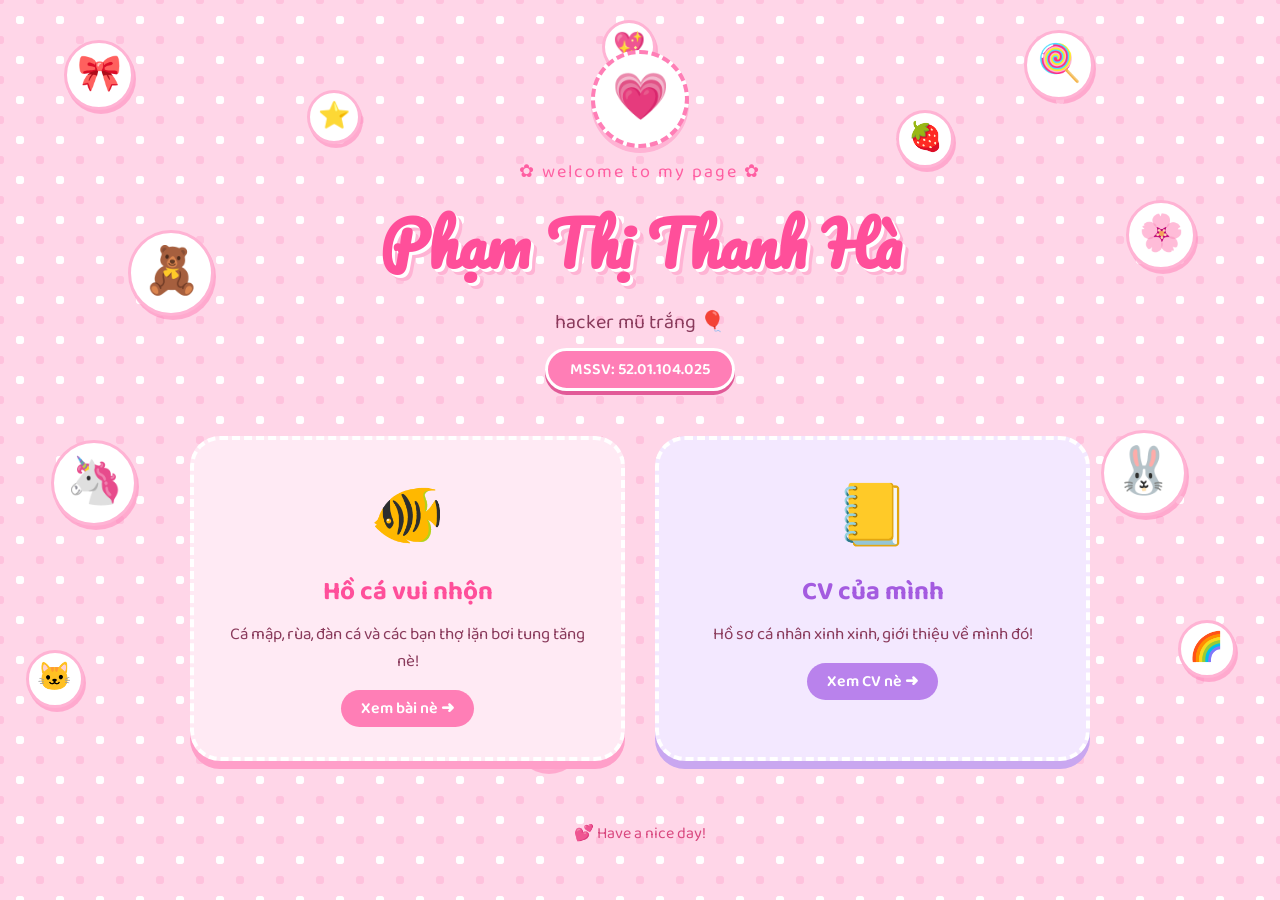
<file: index.html>
<!DOCTYPE html>
<html lang="vi">
<head>
  <title>Trang chủ</title>
  <meta charset="utf-8">
  <meta name="viewport" content="width=device-width, initial-scale=1">
  <link href="https://fonts.googleapis.com/css2?family=Baloo+2:wght@400;600;800&family=Pacifico&display=swap" rel="stylesheet">
  <link rel="stylesheet" href="index.css">
</head>
<body>
  <!-- các sticker cute -->
  <div id="st1" class="sticker nhay">🎀</div>
  <div id="st2" class="sticker lac">🍭</div>
  <div id="st3" class="sticker nhay">🧸</div>
  <div id="st4" class="sticker lac">🌸</div>
  <div id="st5" class="sticker nhay">⭐</div>
  <div id="st6" class="sticker lac">🍓</div>
  <div id="st7" class="sticker nhay">🦄</div>
  <div id="st8" class="sticker lac">🐰</div>
  <div id="st9" class="sticker nhay">🍬</div>
  <div id="st10" class="sticker lac">☁️</div>
  <div id="st11" class="sticker nhay">💖</div>
  <div id="st12" class="sticker lac">🧁</div>
  <div id="st13" class="sticker nhay">🌈</div>
  <div id="st14" class="sticker lac">🐱</div>

  <div id="trangchu">
    <div id="logo">💗</div>
    <p id="loichao">✿ welcome to my page ✿</p>
    <h1 id="ten">Phạm Thị Thanh Hà</h1>
    <p id="motangan">hacker mũ trắng 🎈</p>
    <span id="mssv">MSSV: 52.01.104.025</span>

    <div id="danhsach">
      <a class="the the-hong" href="ho_ca_vui_nhon/index.html">
        <div class="icon">🐠</div>
        <h2>Hồ cá vui nhộn</h2>
        <p>Cá mập, rùa, đàn cá và các bạn thợ lặn bơi tung tăng nè!</p>
        <span class="nutxem">Xem bài nè ➜</span>
      </a>

      <a class="the the-tim" href="cv/index.html">
        <div class="icon">📒</div>
        <h2>CV của mình</h2>
        <p>Hồ sơ cá nhân xinh xinh, giới thiệu về mình đó!</p>
        <span class="nutxem">Xem CV nè ➜</span>
      </a>
    </div>
  </div>

  <div id="chantrang"> 💕 Have a nice day! </div>
</body>
</html>
</file>
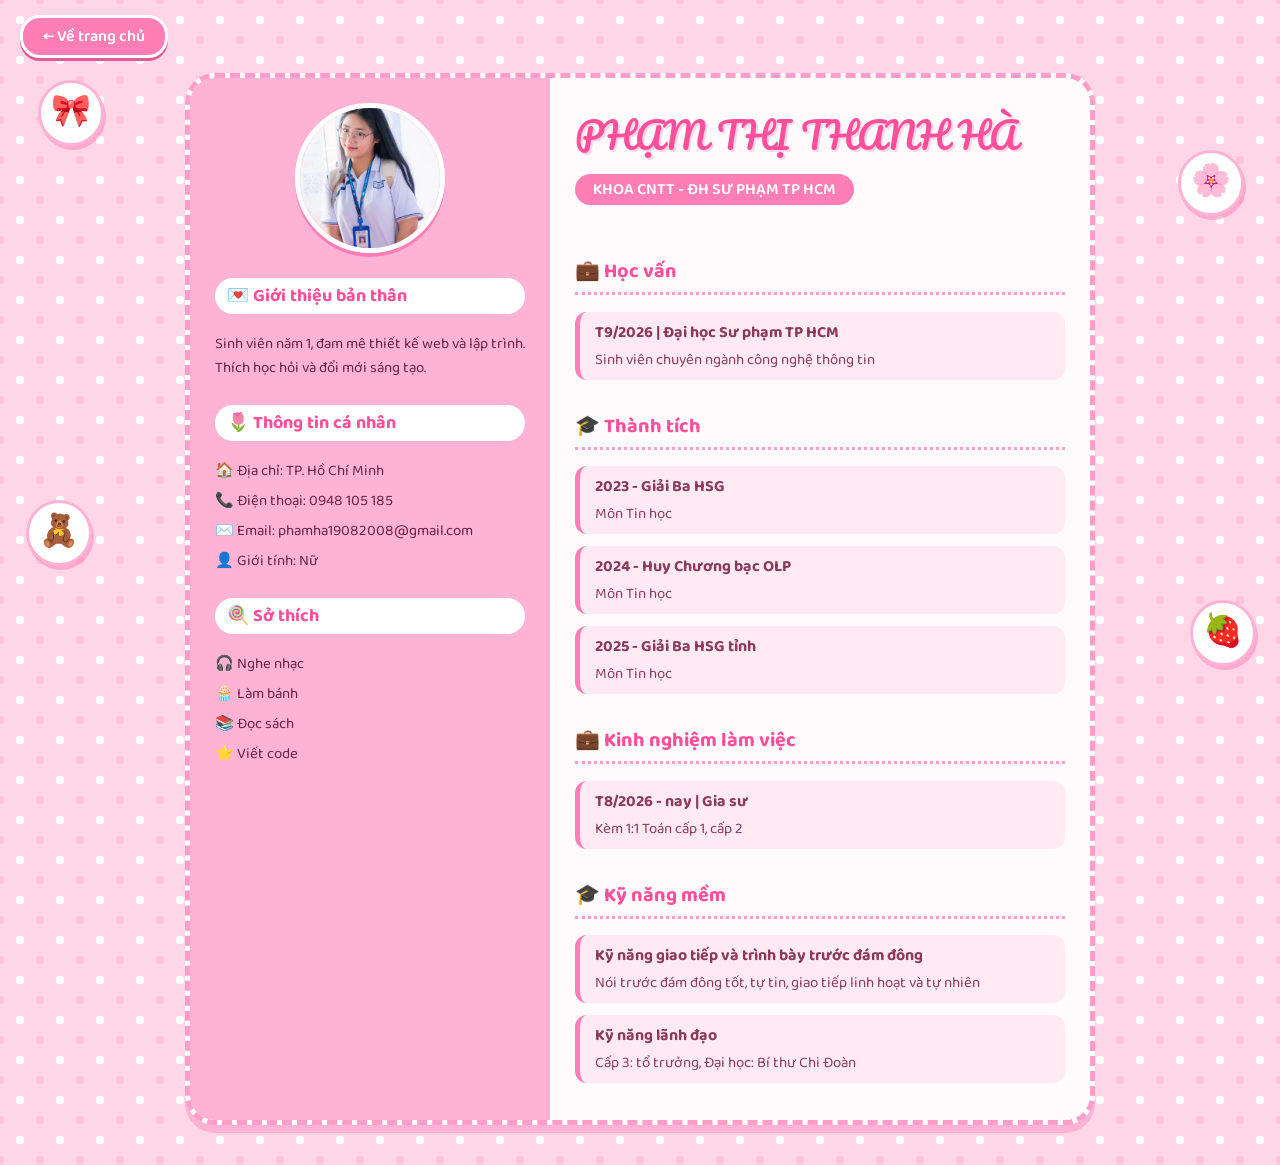
<file: cv/index.html>
<!DOCTYPE html>
<html lang="vi">
<head>
  <title>CV - Phạm Thị Thanh Hà</title>
  <meta charset="utf-8">
  <meta name="viewport" content="width=device-width, initial-scale=1">
  <link href="https://fonts.googleapis.com/css2?family=Baloo+2:wght@400;600;800&family=Pacifico&display=swap" rel="stylesheet">
  <link rel="stylesheet" href="cv.css">
</head>
<body>
  <!-- sticker cute -->
  <div id="st1" class="sticker nhay">🎀</div>
  <div id="st2" class="sticker lac">🌸</div>
  <div id="st3" class="sticker nhay">🧸</div>
  <div id="st4" class="sticker lac">🍓</div>

  <a id="vetrangchu" href="../index.html">← Về trang chủ</a>

  <div id="cv">
    <!-- Cột trái 40% -->
    <div class="cottrai">
      <img id="anhdaidien" src="avt.jpg" alt="Ảnh đại diện">

      <h3>💌 Giới thiệu bản thân</h3>
      <p>Sinh viên năm 1, đam mê thiết kế web và lập trình. Thích học hỏi và đổi mới sáng tạo.</p>

      <h3>🌷 Thông tin cá nhân</h3>
      <p>🏠 Địa chỉ: TP. Hồ Chí Minh</p>
      <p>📞 Điện thoại: 0948 105 185</p>
      <p>✉️ Email: phamha19082008@gmail.com</p>
      <p>👤 Giới tính: Nữ</p>

      <!--<h3>⭐ Kỹ năng</h3>
      <p>HTML</p>
      <div class="thanh"><div id="html" class="muc"></div></div>
      <p>CSS</p>
      <div class="thanh"><div id="css" class="muc"></div></div>
      <p>JavaScript</p>
      <div class="thanh"><div id="js" class="muc"></div></div>
      <p>Photoshop</p>
      <div class="thanh"><div id="ps" class="muc"></div></div>-->

      <h3>🍭 Sở thích</h3>
      <p>🎧 Nghe nhạc</p>
      <p>🧁 Làm bánh</p>
      <p>📚 Đọc sách</p>
      <p>⭐ Viết code</p>

      <!--<h3>🤝 Người tham chiếu</h3>
      <p>Thầy/Cô: ...</p>
      <p>Đơn vị: ...</p>
      <p>Liên hệ: ...</p>-->
    </div>

    <!-- Cột phải 60% -->
    <div class="cotphai">
      <h1>PHẠM THỊ THANH HÀ</h1>
      <p id="vitri">KHOA CNTT - ĐH SƯ PHẠM TP HCM</p>

      <h2>💼 Học vấn</h2>
      <div class="muc-cv">
        <h4>T9/2026 | Đại học Sư phạm TP HCM </h4>
        <p>Sinh viên chuyên ngành công nghệ thông tin</p>
      </div>

      <h2>🎓 Thành tích</h2>
      <div class="muc-cv">
        <h4>2023 - Giải Ba HSG </h4>
        <p>Môn Tin học  </p>
      </div>
      <div class="muc-cv">
        <h4>2024 - Huy Chương bạc OLP</h4>
        <p>Môn Tin học </p>
      </div>
      <div class="muc-cv">
        <h4>2025 - Giải Ba HSG tỉnh</h4>
        <p>Môn Tin học</p>
      </div>

      <h2>💼 Kinh nghiệm làm việc</h2>
      <div class="muc-cv">
        <h4>T8/2026 - nay | Gia sư </h4>
        <p>Kèm 1:1 Toán cấp 1, cấp 2</p>
      </div>

      <h2>🎓 Kỹ năng mềm</h2>
      <div class="muc-cv">
        <h4>Kỹ năng giao tiếp và trình bày trước đám đông   </h4>
        <p>Nói trước đám đông tốt, tự tin, giao tiếp linh hoạt và tự nhiên </p>
      </div>
      <div class="muc-cv">
        <h4>Kỹ năng lãnh đạo </h4>
        <p>Cấp 3: tổ trưởng, Đại học: Bí thư Chi Đoàn </p>
      </div>
      
      
      
    </div>
  </div>
</body>
</html>
</file>
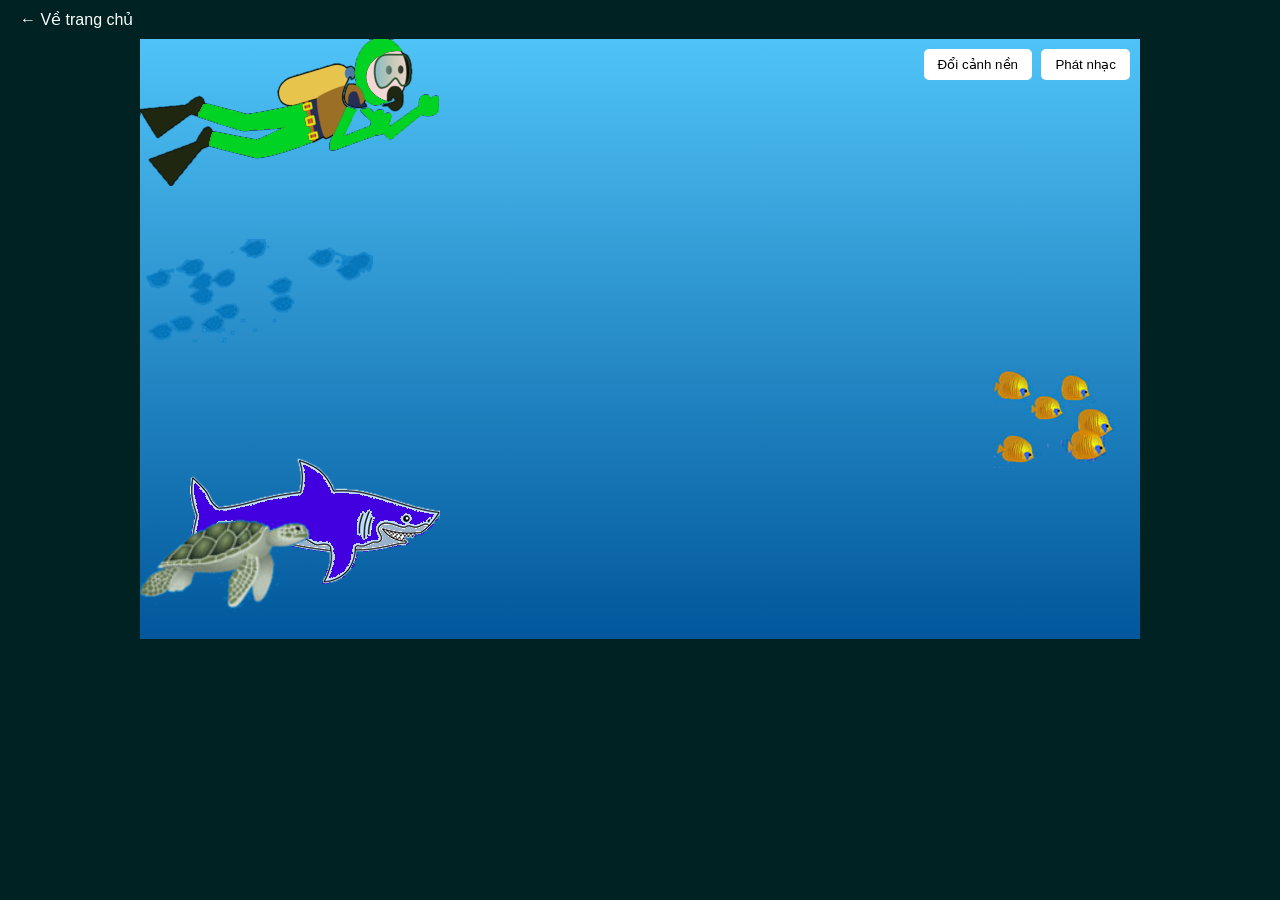
<file: ho_ca_vui_nhon/index.html>
<!DOCTYPE html>
<html>
<head>
  <title>Hồ cá vui nhộn</title>
  <meta charset="utf-8">
  <link rel="stylesheet" href="mystyle.css">
</head>
<body>
  <a id="vetrangchu" href="../index.html">← Về trang chủ</a>

  <div id="content" class="nen1">
    <div class="dieukhien">
      <button class="nut" onclick="doiNen()">Đổi cảnh nền</button>
      <button class="nut" id="nutNhac" onclick="phatNhac()">Phát nhạc</button>
    </div>

    <div id="shark" class="sinhvat"><img src="images/shark.png" width="auto" height="auto"></div>
    <div id="turtle" class="sinhvat"><img src="images/turtle.png"></div>
    <div id="faint" class="sinhvat"><img src="images/faintSchool.png"></div>
    <div id="gold" class="sinhvat"><img src="images/goldFishSchool.png"></div>
    <div id="diver1" class="sinhvat"><img src="images/diver1.png"></div>
    <div id="diver2" class="sinhvat"><img src="images/diver2.png"></div>
    <div id="diver3" class="sinhvat"><img src="images/diver3.png"></div>
  </div>

  <audio id="nhac" src="music.wav" loop></audio>

  <script>
    var dem = 0;
    var dsNen = ["nen1", "nen2", "nen3", "nen4"];

    function doiNen() {
      dem = (dem + 1) % 4;
      document.getElementById("content").className = dsNen[dem];
    }

    function phatNhac() {
      var a = document.getElementById("nhac");
      var n = document.getElementById("nutNhac");
      if (a.paused) {
        a.play();
        n.innerHTML = "Ngừng nhạc";
      } else {
        a.pause();
        n.innerHTML = "Phát nhạc";
      }
    }
  </script>
</body>
</html>
</file>
<file: index.css>
body {
  margin: 0;
  font-family: 'Baloo 2', Arial, sans-serif;
  color: #8a3b5c;
  text-align: center;
  /* nền hồng phấn có chấm bi */
  background-color: #ffd6e8;
  background-image: radial-gradient(#ffffff 15%, transparent 16%), radial-gradient(#ffc2dd 15%, transparent 16%);
  background-size: 40px 40px;
  background-position: 0 0, 20px 20px;
  overflow-x: hidden;
}

#trangchu {
  position: relative;
  z-index: 5;
  max-width: 900px;
  margin: 0 auto;
  padding: 50px 20px 20px 20px;
}

#logo {
  width: 90px;
  height: 90px;
  line-height: 90px;
  margin: 0 auto 10px auto;
  font-size: 46px;
  background-color: white;
  border: 4px dashed #ff7eb6;
  border-radius: 50%;
  box-shadow: 0px 5px 0px #ffb3d4;
}

#loichao {
  margin: 5px 0;
  font-size: 18px;
  letter-spacing: 2px;
  color: #ff5fa2;
}

#ten {
  font-family: 'Pacifico', cursive;
  font-size: 60px;
  margin: 5px 0;
  color: #ff4f9a;
  text-shadow: 3px 3px 0px white, 6px 6px 0px #ffb3d4;
}

#motangan {
  font-size: 20px;
  margin: 10px 0;
}

#mssv {
  display: inline-block;
  padding: 6px 22px;
  background-color: #ff7eb6;
  color: white;
  font-weight: 600;
  border-radius: 30px;
  border: 3px solid white;
  box-shadow: 0px 4px 0px #e25a98;
}

/* 2 thẻ bài */
#danhsach {
  display: flex;
  justify-content: center;
  gap: 30px;
  margin-top: 45px;
}

.the {
  display: block;
  width: 380px;
  padding: 30px 25px;
  text-decoration: none;
  color: #8a3b5c;
  border-radius: 30px;
  border: 4px dashed white;
  transition: all 0.3s;
}

.the-hong {
  background-color: #ffeaf4;
  box-shadow: 0px 8px 0px #ff9fc9;
}

.the-tim {
  background-color: #f3e8ff;
  box-shadow: 0px 8px 0px #c9a7f0;
}

.the:hover {
  margin-top: -10px;
  animation-name: lac;
  animation-duration: 0.6s;
}

.icon {
  font-size: 60px;
}

.the h2 {
  margin: 5px 0;
  font-size: 26px;
  color: #ff4f9a;
}

.the-tim h2 {
  color: #a45be0;
}

.the p {
  font-size: 17px;
  margin: 8px 0 15px 0;
}

.nutxem {
  display: inline-block;
  padding: 6px 20px;
  background-color: #ff7eb6;
  color: white;
  font-weight: 600;
  border-radius: 20px;
}

.the-tim .nutxem {
  background-color: #b982ec;
}

#chantrang {
  position: relative;
  z-index: 5;
  padding: 40px 0 30px 0;
  font-size: 16px;
  color: #d9487f;
}

/* ===== sticker ===== */
.sticker {
  position: absolute;
  z-index: 2;
  width: 64px;
  height: 64px;
  line-height: 64px;
  font-size: 36px;
  background-color: white;
  border: 3px solid #ffb3d4;
  border-radius: 50%;
  box-shadow: 2px 4px 0px rgba(255, 126, 182, 0.5);
}

.nhay {
  animation-name: nhay;
  animation-duration: 2.5s;
  animation-iteration-count: infinite;
  animation-timing-function: ease-in-out;
}

.lac {
  animation-name: lac;
  animation-duration: 3s;
  animation-iteration-count: infinite;
  animation-timing-function: ease-in-out;
}

@keyframes nhay {
  0%   { margin-top: 0px; }
  50%  { margin-top: -18px; }
  100% { margin-top: 0px; }
}

@keyframes lac {
  0%   { transform: rotate(-12deg); }
  50%  { transform: rotate(12deg); }
  100% { transform: rotate(-12deg); }
}

/* vị trí từng sticker */
#st1  { left: 5%;  top: 40px; }
#st2  { left: 80%; top: 30px; }
#st3  { left: 10%; top: 230px; width: 80px; height: 80px; line-height: 80px; font-size: 46px; }
#st4  { left: 88%; top: 200px; }
#st5  { left: 24%; top: 90px;  width: 48px; height: 48px; line-height: 48px; font-size: 26px; }
#st6  { left: 70%; top: 110px; width: 52px; height: 52px; line-height: 52px; font-size: 28px; }
#st7  { left: 4%;  top: 440px; width: 80px; height: 80px; line-height: 80px; font-size: 46px; }
#st8  { left: 86%; top: 430px; width: 80px; height: 80px; line-height: 80px; font-size: 46px; }
#st9  { left: 15%; top: 640px; }
#st10 { left: 78%; top: 650px; }
#st11 { left: 47%; top: 20px;  width: 48px; height: 48px; line-height: 48px; font-size: 26px; }
#st12 { left: 40%; top: 700px; }
#st13 { left: 92%; top: 620px; width: 52px; height: 52px; line-height: 52px; font-size: 28px; }
#st14 { left: 2%;  top: 650px; width: 52px; height: 52px; line-height: 52px; font-size: 28px; }

@media (max-width: 900px) {
  #danhsach { flex-direction: column; align-items: center; }
  .the { width: 90%; box-sizing: border-box; }
  #ten { font-size: 40px; }
  .sticker { width: 44px !important; height: 44px !important; line-height: 44px !important; font-size: 24px !important; }
}
</file>
<file: cv/cv.css>
body {
  margin: 0;
  font-family: 'Baloo 2', Arial, sans-serif;
  color: #8a3b5c;
  /* nền hồng phấn chấm bi giống trang chủ */
  background-color: #ffd6e8;
  background-image: radial-gradient(#ffffff 15%, transparent 16%), radial-gradient(#ffc2dd 15%, transparent 16%);
  background-size: 40px 40px;
  background-position: 0 0, 20px 20px;
  overflow-x: hidden;
}

#vetrangchu {
  display: inline-block;
  margin: 15px 20px;
  padding: 6px 20px;
  background-color: #ff7eb6;
  color: white;
  font-weight: 600;
  text-decoration: none;
  border-radius: 20px;
  border: 3px solid white;
  box-shadow: 0px 3px 0px #e25a98;
}

/* khung CV, chia 2 cột bằng flex */
#cv {
  position: relative;
  z-index: 5;
  display: flex;
  width: 900px;
  margin: 0 auto 40px auto;
  background-color: white;
  border: 5px dashed #ff9fc9;
  border-radius: 30px;
  box-shadow: 0px 8px 0px #ffb3d4;
  overflow: hidden;
}

.cottrai {
  width: 40%;
  background-color: #ffb3d4;
  color: #6b2145;
  padding: 25px;
  box-sizing: border-box;
}

.cotphai {
  width: 60%;
  background-color: #fffafc;
  padding: 25px;
  box-sizing: border-box;
}

#anhdaidien {
  display: block;
  width: 140px;
  height: 140px;
  margin: 0 auto 0 auto;
  border-radius: 50%;
  border: 5px solid white;
  box-shadow: 0px 4px 0px #ff7eb6;
  object-fit: cover;
}

.cottrai h3 {
  font-size: 18px;
  margin-top: 25px;
  padding: 4px 12px;
  background-color: white;
  color: #ff4f9a;
  border-radius: 20px;
}

.cottrai p {
  font-size: 15px;
  margin: 6px 0;
}

/* thanh kỹ năng */
.thanh {
  height: 10px;
  background-color: white;
  border-radius: 10px;
}

.muc {
  height: 10px;
  background-color: #ff4f9a;
  border-radius: 10px;
}

#html { width: 85%; }
#css  { width: 80%; }
#js   { width: 60%; }
#ps   { width: 50%; }

.cotphai h1 {
  margin: 0;
  font-family: 'Pacifico', cursive;
  font-weight: normal;
  font-size: 36px;
  color: #ff4f9a;
  text-shadow: 2px 2px 0px #ffd6e8;
}

#vitri {
  display: inline-block;
  margin: 8px 0 20px 0;
  padding: 3px 18px;
  background-color: #ff7eb6;
  color: white;
  font-weight: 600;
  border-radius: 20px;
}

.cotphai h2 {
  font-size: 20px;
  margin-top: 30px;
  padding-bottom: 5px;
  color: #ff4f9a;
  border-bottom: 3px dotted #ff9fc9;
}

.muc-cv {
  margin: 12px 0;
  padding: 8px 15px;
  background-color: #ffeaf4;
  border-left: 5px solid #ff7eb6;
  border-radius: 12px;
}

.muc-cv h4 {
  margin: 0 0 3px 0;
}

.muc-cv p {
  margin: 0;
  font-size: 15px;
}

/* ===== sticker ===== */
.sticker {
  position: absolute;
  z-index: 2;
  width: 60px;
  height: 60px;
  line-height: 60px;
  font-size: 32px;
  text-align: center;
  background-color: white;
  border: 3px solid #ffb3d4;
  border-radius: 50%;
  box-shadow: 2px 4px 0px rgba(255, 126, 182, 0.5);
}

.nhay {
  animation-name: nhay;
  animation-duration: 2.5s;
  animation-iteration-count: infinite;
  animation-timing-function: ease-in-out;
}

.lac {
  animation-name: lac;
  animation-duration: 3s;
  animation-iteration-count: infinite;
  animation-timing-function: ease-in-out;
}

@keyframes nhay {
  0%   { margin-top: 0px; }
  50%  { margin-top: -18px; }
  100% { margin-top: 0px; }
}

@keyframes lac {
  0%   { transform: rotate(-12deg); }
  50%  { transform: rotate(12deg); }
  100% { transform: rotate(-12deg); }
}

#st1 { left: 3%;  top: 80px; }
#st2 { left: 92%; top: 150px; }
#st3 { left: 2%;  top: 500px; }
#st4 { left: 93%; top: 600px; }

@media (max-width: 950px) {
  #cv { width: 95%; flex-direction: column; }
  .cottrai, .cotphai { width: 100%; }
  .sticker { display: none; }
}
</file>
<file: ho_ca_vui_nhon/mystyle.css>
body {
  background-color: #022;
  margin: 0;
  font-family: Arial, sans-serif;
}

#vetrangchu {
  display: block;
  color: white;
  text-decoration: none;
  padding: 10px 20px;
}

/* khung hồ cá */
#content {
  position: relative;
  width: 1000px;
  height: 600px;
  margin: 0 auto;
  overflow: hidden;
}

/* 4 cảnh nền, bấm nút để đổi */
.nen1 { background: linear-gradient(#4fc3f7, #01579b); }
.nen2 { background: linear-gradient(#80deea, #006064); }
.nen3 { background: linear-gradient(#9fa8da, #1a237e); }
.nen4 { background: linear-gradient(#a5d6a7, #1b5e20); }

.dieukhien {
  position: absolute;
  top: 10px;
  right: 10px;
  z-index: 10;
}

.nut {
  padding: 8px 14px;
  margin-left: 5px;
  border: none;
  border-radius: 5px;
  background-color: white;
  cursor: pointer;
}

.nut:hover {
  background-color: #ffd54f;
}

/* tất cả nhân vật đều dùng position absolute để di chuyển */
.sinhvat {
  position: absolute;
}

/* ảnh gốc đều quay mặt sang phải, scaleX(-1) là quay đầu lại */

#shark {
  left: 50px; top: 380px;
  animation-name: Shark;
  animation-duration: 10s;
  animation-timing-function: linear;
  animation-iteration-count: infinite;
  animation-play-state: running;
}

#turtle {
  left: 0px; top: 480px;
  animation-name: Turtle;
  animation-duration: 26s;
  animation-timing-function: linear;
  animation-iteration-count: infinite;
}

#faint {
  left: 0px; top: 200px;
  animation-name: Faint;
  animation-duration: 15s;
  animation-timing-function: linear;
  animation-iteration-count: infinite;
}

#gold {
  left: 850px; top: 330px;
  animation-name: Gold;
  animation-duration: 18s;
  animation-timing-function: linear;
  animation-iteration-count: infinite;
}

/* 3 thợ lặn cùng chuyển động nhưng lệch thời gian */
#diver1 {
  animation-name: Diver;
  animation-duration: 18s;
  animation-timing-function: ease-in-out;
  animation-iteration-count: infinite;
}

#diver2 {
  animation-name: Diver;
  animation-duration: 18s;
  animation-timing-function: ease-in-out;
  animation-iteration-count: infinite;
  animation-delay: -6s;
}

#diver3 {
  animation-name: Diver;
  animation-duration: 18s;
  animation-timing-function: ease-in-out;
  animation-iteration-count: infinite;
  animation-delay: -12s;
}

@keyframes Shark {
  0%   {left:50px;  top:380px; transform:scaleX(1);}
  20%  {left:250px; top:380px;}
  40%  {left:450px; top:280px;}
  50%  {left:700px; top:50px;  transform:scaleX(1);}
  55%  {left:700px; top:50px;  transform:scaleX(-1);}
  60%  {left:700px; top:100px;}
  80%  {left:400px; top:200px;}
  100% {left:50px;  top:380px; transform:scaleX(-1);}
}

@keyframes Turtle {
  0%   {left:0px;   top:480px; transform:scaleX(1);}
  50%  {left:800px; top:450px; transform:scaleX(1);}
  52%  {left:800px; top:450px; transform:scaleX(-1);}
  100% {left:0px;   top:480px; transform:scaleX(-1);}
}

@keyframes Faint {
  0%   {left:0px;   top:200px; transform:scaleX(1);}
  50%  {left:760px; top:150px; transform:scaleX(1);}
  52%  {left:760px; top:150px; transform:scaleX(-1);}
  100% {left:0px;   top:200px; transform:scaleX(-1);}
}

@keyframes Gold {
  0%   {left:850px; top:330px; transform:scaleX(-1);}
  50%  {left:20px;  top:300px; transform:scaleX(-1);}
  52%  {left:20px;  top:300px; transform:scaleX(1);}
  100% {left:850px; top:330px; transform:scaleX(1);}
}

@keyframes Diver {
  0%   {left:0px;   top:20px;  transform:scaleX(1);}
  25%  {left:250px; top:400px;}
  50%  {left:700px; top:20px;  transform:scaleX(1);}
  52%  {left:700px; top:20px;  transform:scaleX(-1);}
  75%  {left:250px; top:400px;}
  100% {left:0px;   top:20px;  transform:scaleX(-1);}
}
</file>
